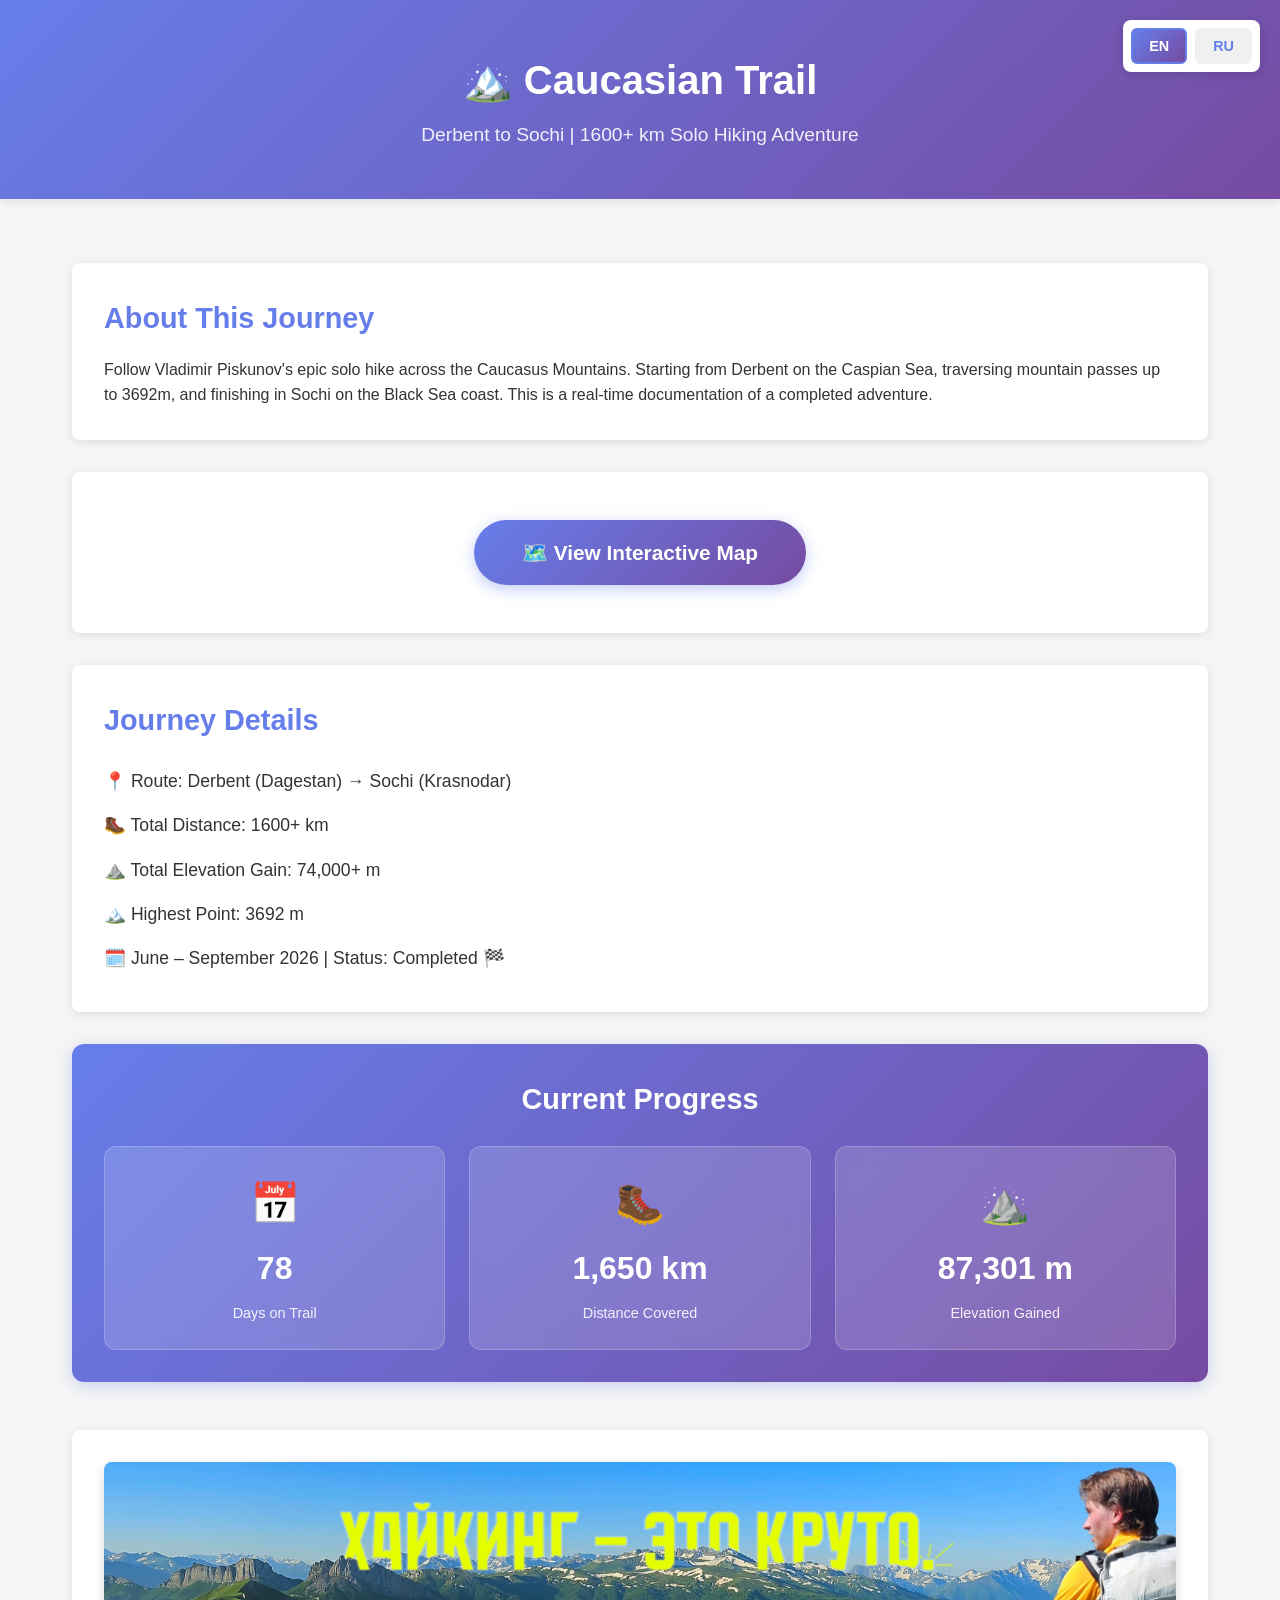
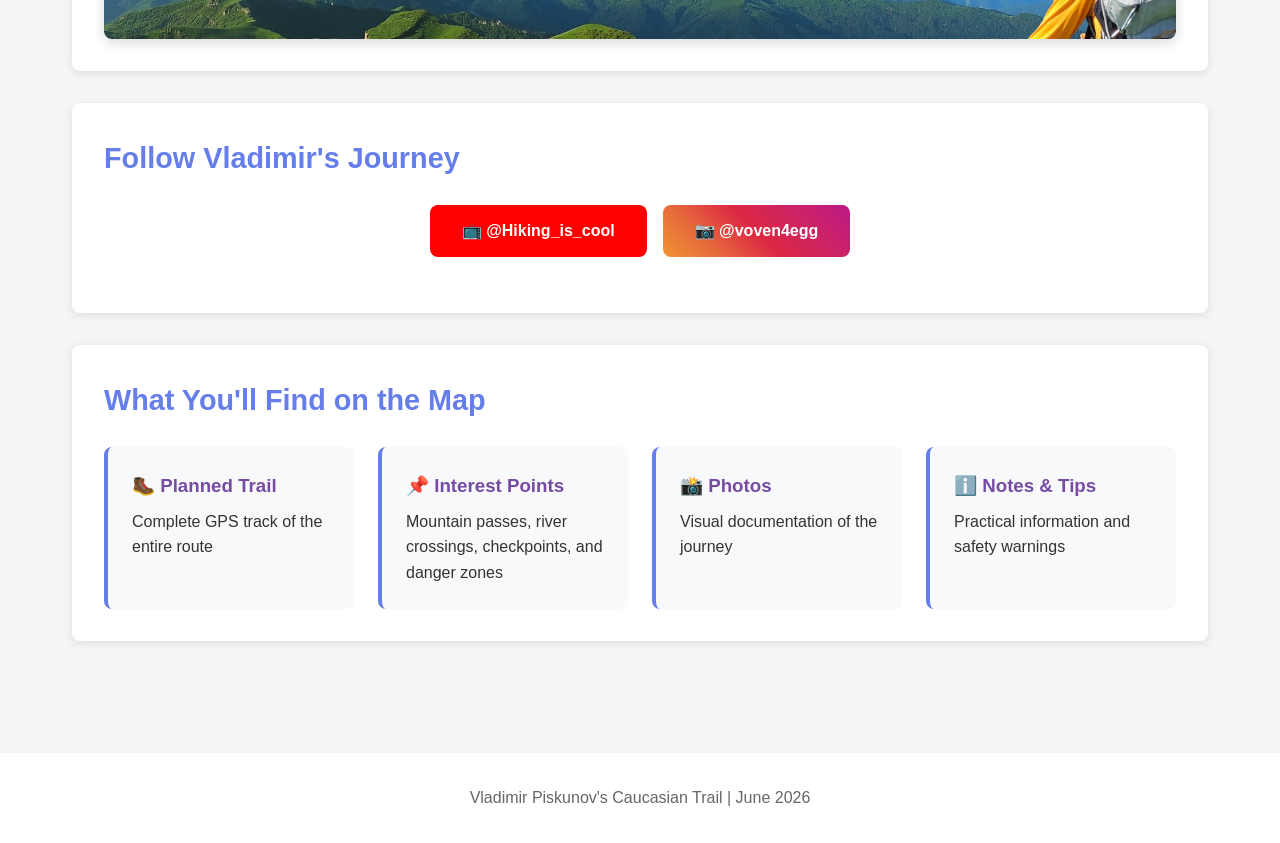
<file: index.html>
<!DOCTYPE html>
<html lang="en">
<head>
    <meta charset="UTF-8">
    <meta name="viewport" content="width=device-width, initial-scale=1.0">
    <title>Vladimir Piskunov's Caucasian Trail | Derbent to Sochi</title>
    <link rel="stylesheet" href="assets/css/style.css">
    <script src="assets/js/translations.js"></script>
</head>
<body>
    <div class="lang-switcher">
        <button class="lang-btn" data-lang="en" onclick="setLanguage('en')">EN</button>
        <button class="lang-btn" data-lang="ru" onclick="setLanguage('ru')">RU</button>
    </div>

    <header>
        <h1>🏔️ <span data-i18n="site-title">Caucasian Trail</span></h1>
        <p class="subtitle" data-i18n="site-subtitle">Derbent to Sochi | 1600+ km Solo Hiking Adventure</p>
    </header>

    <main class="container">
        <section class="intro">
            <h2 data-i18n="about-title">About This Journey</h2>
            <p data-i18n="about-text">
                Follow Vladimir Piskunov's epic solo hike across the Caucasus Mountains.
                Starting from Derbent on the Caspian Sea, traversing mountain passes up to 3692m,
                and finishing in Sochi on the Black Sea coast. This is a real-time documentation of a completed adventure.
            </p>
        </section>

        <section class="map-link">
            <a href="map.html" class="btn-primary" data-i18n="view-map-btn">
                🗺️ View Interactive Map
            </a>
        </section>

        <section class="info">
            <h2 data-i18n="trail-info-title">Journey Details</h2>
            <ul>
                <li data-i18n="trail-info-1">📍 Route: Derbent (Dagestan) → Sochi (Krasnodar)</li>
                <li data-i18n="trail-info-2">🥾 Total Distance: 1600+ km</li>
                <li data-i18n="trail-info-3">⛰️ Total Elevation Gain: 74,000+ m</li>
                <li data-i18n="trail-info-4">🏔️ Highest Point: 3692 m</li>
                <li data-i18n="trail-info-5">🗓️ June – September 2026 | Status: Completed 🏁</li>
            </ul>
        </section>

        <section class="progress-stats">
            <h2 data-i18n="progress-title">Current Progress</h2>
            <div class="stats-grid">
                <div class="stat-card">
                    <div class="stat-icon">📅</div>
                    <div class="stat-value" id="daysCount">-</div>
                    <div class="stat-label" data-i18n="progress-days">Days on Trail</div>
                </div>
                <div class="stat-card">
                    <div class="stat-icon">🥾</div>
                    <div class="stat-value" id="distanceSum">-</div>
                    <div class="stat-label" data-i18n="progress-distance">Distance Covered</div>
                </div>
                <div class="stat-card">
                    <div class="stat-icon">⛰️</div>
                    <div class="stat-value" id="elevationSum">-</div>
                    <div class="stat-label" data-i18n="progress-elevation">Elevation Gained</div>
                </div>
            </div>
        </section>

        <section class="banner">
            <img src="assets/photos/channels4_banner.jpg" alt="Caucasian Trail Banner">
        </section>

        <section class="links">
            <h2 data-i18n="follow-title">Follow Vladimir's Journey</h2>
            <div class="social-links">
                <a href="https://www.youtube.com/@Hiking_is_cool" target="_blank" class="social-btn youtube" data-i18n="youtube-btn">
                    📺 @Hiking_is_cool
                </a>
                <a href="https://www.instagram.com/voven4egg" target="_blank" class="social-btn instagram" data-i18n="instagram-btn">
                    📷 @voven4egg
                </a>
            </div>
        </section>

        <section class="features">
            <h2 data-i18n="map-features-title">What You'll Find on the Map</h2>
            <div class="features-grid">
                <div class="feature-card">
                    <h3 data-i18n="feature-track-title">🥾 Planned Trail</h3>
                    <p data-i18n="feature-track-desc">Complete GPS track of the entire route</p>
                </div>
                <div class="feature-card">
                    <h3 data-i18n="feature-points-title">📌 Interest Points</h3>
                    <p data-i18n="feature-points-desc">Mountain passes, river crossings, checkpoints, and danger zones</p>
                </div>
                <div class="feature-card">
                    <h3 data-i18n="feature-photos-title">📸 Photos</h3>
                    <p data-i18n="feature-photos-desc">Visual documentation of the journey</p>
                </div>
                <div class="feature-card">
                    <h3 data-i18n="feature-notes-title">ℹ️ Notes & Tips</h3>
                    <p data-i18n="feature-notes-desc">Practical information and safety warnings</p>
                </div>
            </div>
        </section>
    </main>

    <footer>
        <p data-i18n="footer-text">Vladimir Piskunov's Caucasian Trail | June 2026</p>
    </footer>

    <script>
        // Fetch and calculate progress statistics
        async function loadProgressStats() {
            try {
                const response = await fetch('data/actual_position.geojson');
                const data = await response.json();

                let totalDistance = 0;
                let totalElevation = 0;
                let daysCount = 0;

                if (data.features && Array.isArray(data.features)) {
                    daysCount = data.features.length;

                    data.features.forEach(feature => {
                        const props = feature.properties;
                        if (props.distance_km && props.distance_km > 0) {
                            totalDistance += props.distance_km;
                        }
                        if (props.elevation_gain && props.elevation_gain > 0) {
                            totalElevation += props.elevation_gain;
                        }
                    });
                }

                // Get current language for units
                const lang = localStorage.getItem('preferred-language') || 'en';
                const unitKm = translations[lang]['unit-km'] || 'km';
                const unitM = translations[lang]['unit-m'] || 'm';

                // Update the stats
                document.getElementById('daysCount').textContent = daysCount;
                document.getElementById('distanceSum').textContent = totalDistance > 0 ? `${Math.round(totalDistance).toLocaleString()} ${unitKm}` : '-';
                document.getElementById('elevationSum').textContent = totalElevation > 0 ? `${totalElevation.toLocaleString()} ${unitM}` : '-';
            } catch (error) {
                console.error('Error loading progress stats:', error);
            }
        }

        // Load stats when page loads
        if (document.readyState === 'loading') {
            document.addEventListener('DOMContentLoaded', loadProgressStats);
        } else {
            loadProgressStats();
        }
    </script>
</body>
</html>
</file>
<file: assets/css/style.css>
/* Reset and Base Styles */
* {
    margin: 0;
    padding: 0;
    box-sizing: border-box;
}

body {
    font-family: -apple-system, BlinkMacSystemFont, 'Segoe UI', Roboto, Oxygen, Ubuntu, Cantarell, sans-serif;
    line-height: 1.6;
    color: #333;
    background: #f5f5f5;
}

/* Language Switcher */
.lang-switcher {
    position: fixed;
    top: 20px;
    right: 20px;
    z-index: 900;
    display: flex;
    gap: 0.5rem;
    background: white;
    padding: 0.5rem;
    border-radius: 8px;
    box-shadow: 0 2px 8px rgba(0,0,0,0.15);
}

.lang-btn {
    background: #f0f0f0;
    border: 2px solid transparent;
    padding: 0.5rem 1rem;
    border-radius: 6px;
    cursor: pointer;
    font-weight: 600;
    font-size: 0.9rem;
    transition: all 0.3s;
    color: #667eea;
}

.lang-btn:hover {
    background: #e8e8e8;
    transform: translateY(-2px);
}

.lang-btn.active {
    background: linear-gradient(135deg, #667eea 0%, #764ba2 100%);
    color: white;
    border-color: #667eea;
}

/* Header */
header {
    background: linear-gradient(135deg, #667eea 0%, #764ba2 100%);
    color: white;
    text-align: center;
    padding: 3rem 2rem;
    box-shadow: 0 2px 10px rgba(0,0,0,0.1);
}

header h1 {
    font-size: 2.5rem;
    margin-bottom: 0.5rem;
}

.subtitle {
    font-size: 1.2rem;
    opacity: 0.9;
}

/* Banner */
.banner {
    width: 100%;
    margin: 3rem 0 2rem 0;
    overflow: hidden;
    border-radius: 8px;
}

.banner img {
    width: 100%;
    height: auto;
    display: block;
    box-shadow: 0 4px 12px rgba(0,0,0,0.15);
    border-radius: 8px;
}

/* Container */
.container {
    max-width: 1200px;
    margin: 0 auto;
    padding: 2rem;
}

/* Sections */
section {
    background: white;
    margin: 2rem 0;
    padding: 2rem;
    border-radius: 8px;
    box-shadow: 0 2px 8px rgba(0,0,0,0.1);
}

h2 {
    color: #667eea;
    margin-bottom: 1rem;
    font-size: 1.8rem;
}

h3 {
    color: #764ba2;
    margin-bottom: 0.5rem;
}

/* Map Link */
.map-link {
    text-align: center;
    padding: 3rem 2rem;
}

.btn-primary {
    display: inline-block;
    background: linear-gradient(135deg, #667eea 0%, #764ba2 100%);
    color: white;
    padding: 1rem 3rem;
    text-decoration: none;
    border-radius: 50px;
    font-size: 1.3rem;
    font-weight: bold;
    box-shadow: 0 4px 15px rgba(102, 126, 234, 0.4);
    transition: transform 0.3s, box-shadow 0.3s;
}

.btn-primary:hover {
    transform: translateY(-2px);
    box-shadow: 0 6px 20px rgba(102, 126, 234, 0.6);
}

/* Info Lists */
.info ul {
    list-style: none;
    padding-left: 0;
}

.info li {
    padding: 0.5rem 0;
    font-size: 1.1rem;
}

/* Social Links */
.social-links {
    display: flex;
    gap: 1rem;
    justify-content: center;
    flex-wrap: wrap;
    margin: 1.5rem 0;
}

.social-btn {
    display: inline-block;
    padding: 0.8rem 2rem;
    border-radius: 8px;
    text-decoration: none;
    color: white;
    font-weight: bold;
    transition: transform 0.3s, box-shadow 0.3s;
}

.social-btn.youtube {
    background: #FF0000;
}

.social-btn.instagram {
    background: linear-gradient(45deg, #f09433 0%, #e6683c 25%, #dc2743 50%, #cc2366 75%, #bc1888 100%);
}

.social-btn:hover {
    transform: translateY(-2px);
    box-shadow: 0 4px 12px rgba(0,0,0,0.3);
}

.note {
    text-align: center;
    font-style: italic;
    color: #666;
    font-size: 0.9rem;
    margin-top: 1rem;
}

/* Features Grid */
.features-grid {
    display: grid;
    grid-template-columns: repeat(auto-fit, minmax(250px, 1fr));
    gap: 1.5rem;
    margin-top: 1.5rem;
}

.feature-card {
    background: #f8f9fa;
    padding: 1.5rem;
    border-radius: 8px;
    border-left: 4px solid #667eea;
    transition: transform 0.3s;
}

.feature-card:hover {
    transform: translateX(5px);
}

.feature-card h3 {
    margin-bottom: 0.5rem;
}

/* Progress Stats */
.progress-stats {
    background: linear-gradient(135deg, #667eea 0%, #764ba2 100%);
    color: white;
    padding: 2rem;
    border-radius: 12px;
    margin: 2rem 0;
    box-shadow: 0 4px 15px rgba(102, 126, 234, 0.3);
}

.progress-stats h2 {
    color: white;
    text-align: center;
    margin-bottom: 1.5rem;
}

.stats-grid {
    display: grid;
    grid-template-columns: repeat(auto-fit, minmax(200px, 1fr));
    gap: 1.5rem;
    margin-top: 1.5rem;
}

.stat-card {
    background: rgba(255, 255, 255, 0.15);
    backdrop-filter: blur(10px);
    padding: 1.5rem;
    border-radius: 12px;
    text-align: center;
    transition: transform 0.3s, background 0.3s;
    border: 1px solid rgba(255, 255, 255, 0.2);
}

.stat-card:hover {
    transform: translateY(-5px);
    background: rgba(255, 255, 255, 0.25);
}

.stat-icon {
    font-size: 2.5rem;
    margin-bottom: 0.5rem;
}

.stat-value {
    font-size: 2rem;
    font-weight: bold;
    margin: 0.5rem 0;
    color: white;
}

.stat-label {
    font-size: 0.9rem;
    opacity: 0.9;
    color: white;
}

/* Footer */
footer {
    text-align: center;
    padding: 2rem;
    color: #666;
    background: white;
    margin-top: 3rem;
}

/* MAP PAGE STYLES */
.map-nav {
    background: linear-gradient(135deg, #667eea 0%, #764ba2 100%);
    color: white;
    padding: 1rem 2rem;
    display: flex;
    align-items: center;
    gap: 2rem;
    box-shadow: 0 2px 10px rgba(0,0,0,0.1);
}

.back-link {
    color: white;
    text-decoration: none;
    font-weight: bold;
    transition: opacity 0.3s;
}

.back-link:hover {
    opacity: 0.8;
}

.map-nav h1 {
    font-size: 1.2rem;
    margin: 0;
}

#map {
    height: calc(100vh - 80px); /* Full height minus nav */
    width: 100%;
}

/* Loading Overlay */
.loading-overlay {
    position: fixed;
    inset: 0;
    background: rgba(255, 255, 255, 0.92);
    display: flex;
    align-items: center;
    justify-content: center;
    z-index: 5000;
    transition: opacity 0.4s ease;
}

.loading-overlay.hidden {
    opacity: 0;
    pointer-events: none;
}

.loading-box {
    text-align: center;
    padding: 2rem 3rem;
    background: white;
    border-radius: 12px;
    box-shadow: 0 4px 20px rgba(0,0,0,0.15);
    min-width: 280px;
}

.loading-spinner {
    width: 48px;
    height: 48px;
    margin: 0 auto 1.2rem;
    border: 5px solid #e8e8e8;
    border-top-color: #667eea;
    border-radius: 50%;
    animation: loading-spin 0.9s linear infinite;
}

@keyframes loading-spin {
    to { transform: rotate(360deg); }
}

.loading-text {
    font-weight: 600;
    color: #333;
    margin-bottom: 1rem;
}

.loading-progress-bar {
    width: 100%;
    height: 8px;
    background: #e8e8e8;
    border-radius: 4px;
    overflow: hidden;
}

.loading-progress-fill {
    height: 100%;
    width: 0%;
    background: linear-gradient(135deg, #667eea 0%, #764ba2 100%);
    border-radius: 4px;
    transition: width 0.25s ease;
}

.loading-progress-label {
    margin-top: 0.6rem;
    font-size: 0.85rem;
    color: #666;
    min-height: 1.1em;
}

/* Map Legend */
.map-legend {
    position: absolute;
    bottom: 220px; /* Above the daily positions panel */
    right: 30px;
    background: white;
    padding: 1rem;
    border-radius: 8px;
    box-shadow: 0 2px 10px rgba(0,0,0,0.2);
    z-index: 1000;
    transition: all 0.3s;
    max-height: 400px;
    overflow-y: auto;
}

.map-legend.collapsed {
    display: none;
}

.map-legend.panel-collapsed {
    bottom: 60px; /* Lower when panel is collapsed */
}

/* Leaflet Layer Control Styling */
.leaflet-control-layers {
    background: white !important;
    border-radius: 8px !important;
    box-shadow: 0 2px 10px rgba(0,0,0,0.2) !important;
    border: none !important;
    font-family: inherit !important;
    margin-top: 10px !important;
    z-index: 9999 !important;
}

.leaflet-control-layers-expanded {
    padding: 0.25rem !important;
    background: white !important;
    min-width: 130px !important;
}

.leaflet-control-layers-list {
    margin: 0 !important;
    padding: 0 !important;
}

.leaflet-control-layers-toggle {
    background-image: none !important;
    width: auto !important;
    height: auto !important;
    padding: 0.5rem 1rem !important;
    font-size: 0.9rem;
    font-weight: 600;
    color: #667eea;
}

.leaflet-control-layers-base,
.leaflet-control-layers-overlays {
    margin-bottom: 0 !important;
    margin-top: 0 !important;
    padding: 0 !important;
}

.leaflet-control-layers-separator {
    height: 1px !important;
    background: #ddd !important;
    margin: 0.15rem 0 !important;
    border: none !important;
}

.leaflet-control-layers label {
    display: flex !important;
    align-items: center !important;
    margin: 0.1rem 0 !important;
    cursor: pointer !important;
    font-size: 0.8rem !important;
    padding: 0.1rem 0.2rem !important;
}

.leaflet-control-layers label:hover {
    background: #f5f5f5 !important;
    border-radius: 4px !important;
    padding-left: 0.3rem !important;
    margin-left: -0.2rem !important;
}

.leaflet-control-layers-base label span,
.leaflet-control-layers-overlays label span {
    padding-left: 0.3rem !important;
    color: #333 !important;
    font-size: 0.8rem !important;
}

.leaflet-control-layers input[type="radio"],
.leaflet-control-layers input[type="checkbox"] {
    cursor: pointer !important;
    width: 13px !important;
    height: 13px !important;
    margin: 0 !important;
}

/* Go to Last Position Button */
.leaflet-control-custom {
    background: white;
    border-radius: 8px;
    box-shadow: 0 2px 10px rgba(0,0,0,0.2);
    margin: 10px 0 0 10px !important;
}

.go-to-last-position-btn {
    width: 36px;
    height: 36px;
    border: none;
    background: white;
    border-radius: 8px;
    cursor: pointer;
    font-size: 1.3rem;
    display: flex;
    align-items: center;
    justify-content: center;
    transition: all 0.3s;
    color: #667eea;
}

.go-to-last-position-btn:hover {
    background: linear-gradient(135deg, #667eea 0%, #764ba2 100%);
    transform: scale(1.05);
}

.go-to-last-position-btn:hover::after {
    content: attr(title);
    position: absolute;
    left: 45px;
    background: rgba(0,0,0,0.8);
    color: white;
    padding: 0.4rem 0.8rem;
    border-radius: 4px;
    font-size: 0.85rem;
    white-space: nowrap;
    pointer-events: none;
    z-index: 10000;
}

/* Coordinate Tool Button */
.coordinate-tool-btn {
    width: 36px;
    height: 36px;
    border: none;
    background: white;
    border-radius: 8px;
    cursor: pointer;
    font-size: 1.3rem;
    display: flex;
    align-items: center;
    justify-content: center;
    transition: all 0.3s;
    color: #667eea;
}

.coordinate-tool-btn:hover {
    background: linear-gradient(135deg, #667eea 0%, #764ba2 100%);
    transform: scale(1.05);
    color: white;
}

.coordinate-tool-btn:hover::after {
    content: attr(title);
    position: absolute;
    left: 45px;
    background: rgba(0,0,0,0.8);
    color: white;
    padding: 0.4rem 0.8rem;
    border-radius: 4px;
    font-size: 0.85rem;
    white-space: nowrap;
    pointer-events: none;
    z-index: 10000;
}

.coordinate-tool-btn.active {
    background: linear-gradient(135deg, #667eea 0%, #764ba2 100%) !important;
    color: white !important;
    box-shadow: 0 0 0 3px rgba(102, 126, 234, 0.3);
}

/* Coordinate Tooltip */
.coordinate-tooltip {
    background: white;
    border: 2px solid #667eea;
    border-radius: 8px;
    padding: 0.5rem 0.75rem;
    box-shadow: 0 2px 10px rgba(0,0,0,0.2);
    font-size: 0.85rem;
}

.coordinate-tooltip::before {
    border-top-color: #667eea !important;
}

/* Legend Button */
.legend-btn {
    width: 36px;
    height: 36px;
    border: none;
    background: white;
    border-radius: 8px;
    cursor: pointer;
    font-size: 1.3rem;
    display: flex;
    align-items: center;
    justify-content: center;
    transition: all 0.3s;
    color: #667eea;
}

.legend-btn:hover {
    background: linear-gradient(135deg, #667eea 0%, #764ba2 100%);
    transform: scale(1.05);
    color: white;
}

.legend-btn:hover::after {
    content: attr(title);
    position: absolute;
    left: 45px;
    background: rgba(0,0,0,0.8);
    color: white;
    padding: 0.4rem 0.8rem;
    border-radius: 4px;
    font-size: 0.85rem;
    white-space: nowrap;
    pointer-events: none;
    z-index: 10000;
}

.legend-btn.active {
    background: linear-gradient(135deg, #667eea 0%, #764ba2 100%) !important;
    color: white !important;
    box-shadow: 0 0 0 3px rgba(102, 126, 234, 0.3);
}

.legend-item {
    display: flex;
    align-items: center;
    gap: 0.5rem;
    margin: 0.5rem 0;
}

.legend-section {
    margin-top: 1rem;
    padding-top: 0.5rem;
    border-top: 1px solid #ddd;
    font-size: 0.9rem;
    color: #667eea;
}

.legend-line {
    width: 30px;
    height: 3px;
    background: #3388ff;
    display: inline-block;
}

.legend-line-actual {
    width: 30px;
    height: 3px;
    background: #ff6b35;
    display: inline-block;
}

.legend-line-exploration {
    width: 30px;
    height: 3px;
    background: #e91e63;
    display: inline-block;
}

.legend-marker {
    font-size: 1.2rem;
}

/* Leaflet Popup Customization */
.leaflet-popup-content {
    margin: 1rem;
    min-width: 250px;
}

.popup-title {
    font-size: 1.2rem;
    font-weight: bold;
    color: #667eea;
    margin-bottom: 0.5rem;
}

.popup-description {
    margin: 0.5rem 0;
    color: #555;
}

.popup-info {
    font-size: 0.9rem;
    color: #888;
    margin-top: 0.5rem;
}

.popup-youtube {
    margin-top: 1rem;
}

.popup-youtube iframe {
    width: 100%;
    height: 200px;
    border-radius: 8px;
    border: none;
}

/* Photo carousel */
.photo-carousel {
    position: relative;
    margin-top: 1rem;
    width: 100%;
}

.carousel-container {
    position: relative;
    width: 100%;
    height: 250px;
    overflow: hidden;
    border-radius: 8px;
}

.carousel-item {
    display: none;
    width: 100%;
    height: 100%;
    border-radius: 8px;
}

.carousel-item.active {
    display: block;
}

.carousel-item[data-type="video"] {
    display: none;
}

.carousel-item[data-type="video"].active {
    display: block;
}

.carousel-item[data-type="video"] iframe {
    width: 100%;
    height: 100%;
    border-radius: 8px;
    border: none;
}

.carousel-image {
    display: none;
    width: 100%;
    height: 100%;
    object-fit: cover;
    border-radius: 8px;
    cursor: pointer;
}

.carousel-image.active {
    display: block;
}

.carousel-btn {
    position: absolute;
    top: 50%;
    transform: translateY(-50%);
    background: rgba(0, 0, 0, 0.5);
    color: white;
    border: none;
    padding: 0.5rem 0.75rem;
    cursor: pointer;
    font-size: 1.5rem;
    border-radius: 4px;
    transition: background 0.3s;
    z-index: 10;
}

.carousel-btn:hover {
    background: rgba(0, 0, 0, 0.8);
}

.carousel-btn.prev {
    left: 10px;
}

.carousel-btn.next {
    right: 10px;
}

.carousel-dots {
    text-align: center;
    padding: 0.5rem 0;
}

.dot {
    display: inline-block;
    width: 10px;
    height: 10px;
    margin: 0 5px;
    background: #ddd;
    border-radius: 50%;
    cursor: pointer;
    transition: background 0.3s;
}

.dot.active {
    background: #667eea;
}

.dot:hover {
    background: #999;
}

.popup-photos {
    margin-top: 1rem;
}

.popup-photos img {
    width: 100%;
    max-width: 300px;
    height: auto;
    border-radius: 8px;
    cursor: pointer;
}

/* Fix parent container z-index to be above overnight stops */
.leaflet-top.leaflet-left {
    z-index: 2000 !important; /* Higher than overnight stops (1500) */
}

/* Daily Positions Panel */
.daily-positions-panel {
    position: fixed;
    bottom: 0;
    left: 0;
    right: 0;
    background: white;
    box-shadow: 0 -2px 10px rgba(0,0,0,0.2);
    z-index: 1500;
    max-height: 200px;
}

.panel-header {
    padding: 0.75rem 1rem;
    background: linear-gradient(135deg, #667eea 0%, #764ba2 100%);
    color: white;
    border-bottom: 1px solid rgba(255,255,255,0.2);
    display: flex;
    justify-content: space-between;
    align-items: center;
}

.panel-header h3 {
    margin: 0;
    font-size: 1.2rem;
    font-weight: 600;
    color: white;
}

.panel-tabs {
    display: flex;
    gap: 0.5rem;
}

.panel-tab {
    background: rgba(255,255,255,0.15);
    border: none;
    color: white;
    padding: 0.4rem 0.9rem;
    border-radius: 6px;
    font-size: 0.95rem;
    font-weight: 600;
    cursor: pointer;
    transition: background 0.3s, color 0.3s;
}

.panel-tab:hover {
    background: rgba(255,255,255,0.3);
}

.panel-tab.active {
    background: white;
    color: #667eea;
}

.panel-toggle {
    background: none;
    border: none;
    color: white;
    font-size: 1.5rem;
    cursor: pointer;
    padding: 0;
    width: 30px;
    height: 30px;
    display: flex;
    align-items: center;
    justify-content: center;
    transition: transform 0.3s;
}

.panel-toggle:hover {
    opacity: 0.8;
}

.daily-positions-panel.collapsed {
    max-height: 45px;
}

.daily-positions-panel.collapsed .positions-list {
    display: none;
}

.daily-positions-panel.collapsed .panel-toggle {
    transform: rotate(180deg);
}

.positions-list {
    display: flex;
    overflow-x: auto;
    overflow-y: hidden;
    padding: 0.75rem;
    gap: 0.75rem;
    scroll-behavior: smooth;
    cursor: grab;
}

.positions-list::-webkit-scrollbar {
    height: 6px;
}

.positions-list::-webkit-scrollbar-track {
    background: #f1f1f1;
}

.positions-list::-webkit-scrollbar-thumb {
    background: #667eea;
    border-radius: 3px;
}

.positions-list::-webkit-scrollbar-thumb:hover {
    background: #764ba2;
}

#positionsList:not(.active-tab),
#explorationsList:not(.active-tab) {
    display: none;
}

.empty-list-message {
    padding: 0.75rem;
    color: #888;
    font-style: italic;
}

.position-card {
    min-width: 200px;
    background: white;
    border: 2px solid #e0e0e0;
    border-radius: 8px;
    padding: 0.75rem;
    cursor: pointer;
    transition: all 0.3s;
    flex-shrink: 0;
}

.position-card:hover {
    border-color: #667eea;
    transform: translateY(-2px);
    box-shadow: 0 4px 12px rgba(102, 126, 234, 0.2);
}

.position-card.active {
    border-color: #667eea;
    background: linear-gradient(135deg, rgba(102, 126, 234, 0.1) 0%, rgba(118, 75, 162, 0.1) 100%);
}

.position-card.exploration-card {
    border-left: 4px solid #e91e63;
}

.position-card.exploration-card.active {
    border-color: #e91e63;
    border-left: 4px solid #e91e63;
    background: linear-gradient(135deg, rgba(233, 30, 99, 0.1) 0%, rgba(233, 30, 99, 0.05) 100%);
}

.position-day {
    font-weight: 600;
    font-size: 0.95rem;
    color: #1a1a1a;
    margin-bottom: 0.25rem;
}

.position-date {
    font-size: 0.85rem;
    color: #444;
    margin-bottom: 0.25rem;
}

.position-location {
    font-size: 0.85rem;
    color: #2c3e50;
    margin-bottom: 0.25rem;
    font-weight: 500;
    display: flex;
    align-items: center;
    gap: 0.25rem;
}

.position-stats {
    font-size: 0.85rem;
    color: #27ae60;
    margin-bottom: 0.25rem;
    font-weight: 600;
}

.position-accom {
    font-size: 1.2rem;
    display: inline-block;
}

/* Responsive Design */
@media (max-width: 768px) {
    .lang-switcher {
        top: 10px;
        right: 10px;
        padding: 0.3rem;
        gap: 0.3rem;
    }

    .lang-btn {
        padding: 0.4rem 0.8rem;
        font-size: 0.85rem;
    }

    header h1 {
        font-size: 2rem;
    }

    .subtitle {
        font-size: 1rem;
    }

    .banner {
        margin: 0;
    }

    .container {
        padding: 1rem;
    }

    .stats-grid {
        grid-template-columns: 1fr;
        gap: 1rem;
    }

    .stat-value {
        font-size: 1.5rem;
    }

    .btn-primary {
        font-size: 1.1rem;
        padding: 0.8rem 2rem;
    }

    .map-nav {
        flex-direction: column;
        gap: 0.5rem;
        text-align: center;
    }

    .map-legend {
        bottom: 170px; /* Above mobile panel */
        right: 10px;
        font-size: 0.9rem;
        max-width: 200px;
    }

    .map-legend.panel-collapsed {
        bottom: 50px; /* Lower when panel collapsed on mobile */
    }

    .leaflet-control-layers-expanded {
        padding: 0.6rem !important;
        min-width: 160px !important;
        font-size: 0.85rem !important;
    }

    .leaflet-control-layers {
        margin-top: 50px !important; /* Adjust for smaller language switcher on mobile */
    }

    .leaflet-control-layers label {
        font-size: 0.85rem !important;
    }

    .go-to-last-position-btn:hover::after {
        display: none; /* Hide tooltip on mobile */
    }

    .leaflet-control-custom {
        margin: 10px 0 0 5px !important;
    }

    .go-to-last-position-btn {
        width: 32px;
        height: 32px;
        font-size: 1.1rem;
    }

    .daily-positions-panel {
        max-height: 160px;
    }

    .daily-positions-panel.collapsed {
        max-height: 40px;
    }

    .panel-header {
        padding: 0.5rem 0.75rem;
    }

    .panel-header h3 {
        font-size: 0.9rem;
    }

    .panel-tabs {
        gap: 0.35rem;
    }

    .panel-tab {
        padding: 0.3rem 0.6rem;
        font-size: 0.8rem;
    }

    .panel-toggle {
        font-size: 1.3rem;
        width: 26px;
        height: 26px;
    }

    .positions-list {
        padding: 0.5rem;
        gap: 0.5rem;
    }

    .position-card {
        min-width: 160px;
        padding: 0.5rem;
    }

    .position-day {
        font-size: 0.85rem;
    }

    .position-date,
    .position-location {
        font-size: 0.8rem;
    }

    #map {
        height: calc(100vh - 120px); /* Full height minus nav */
    }
}
</file>
